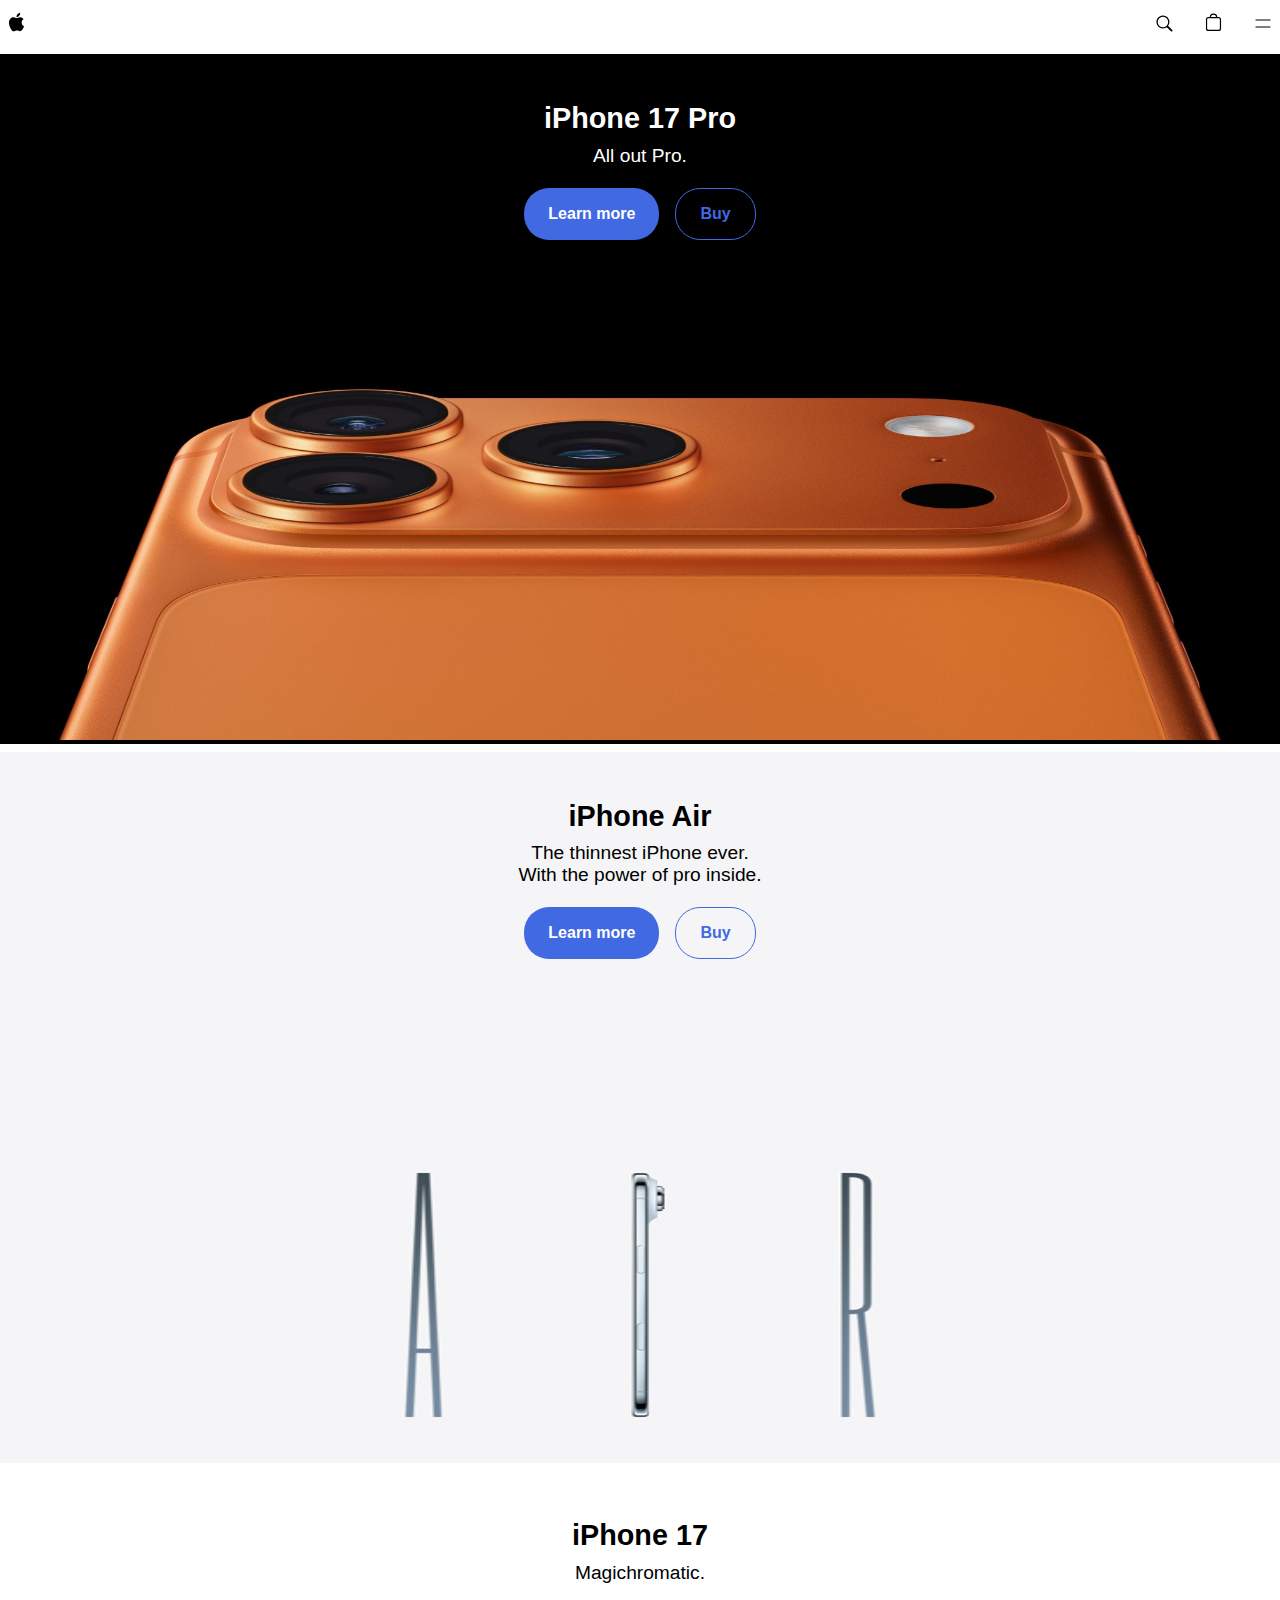
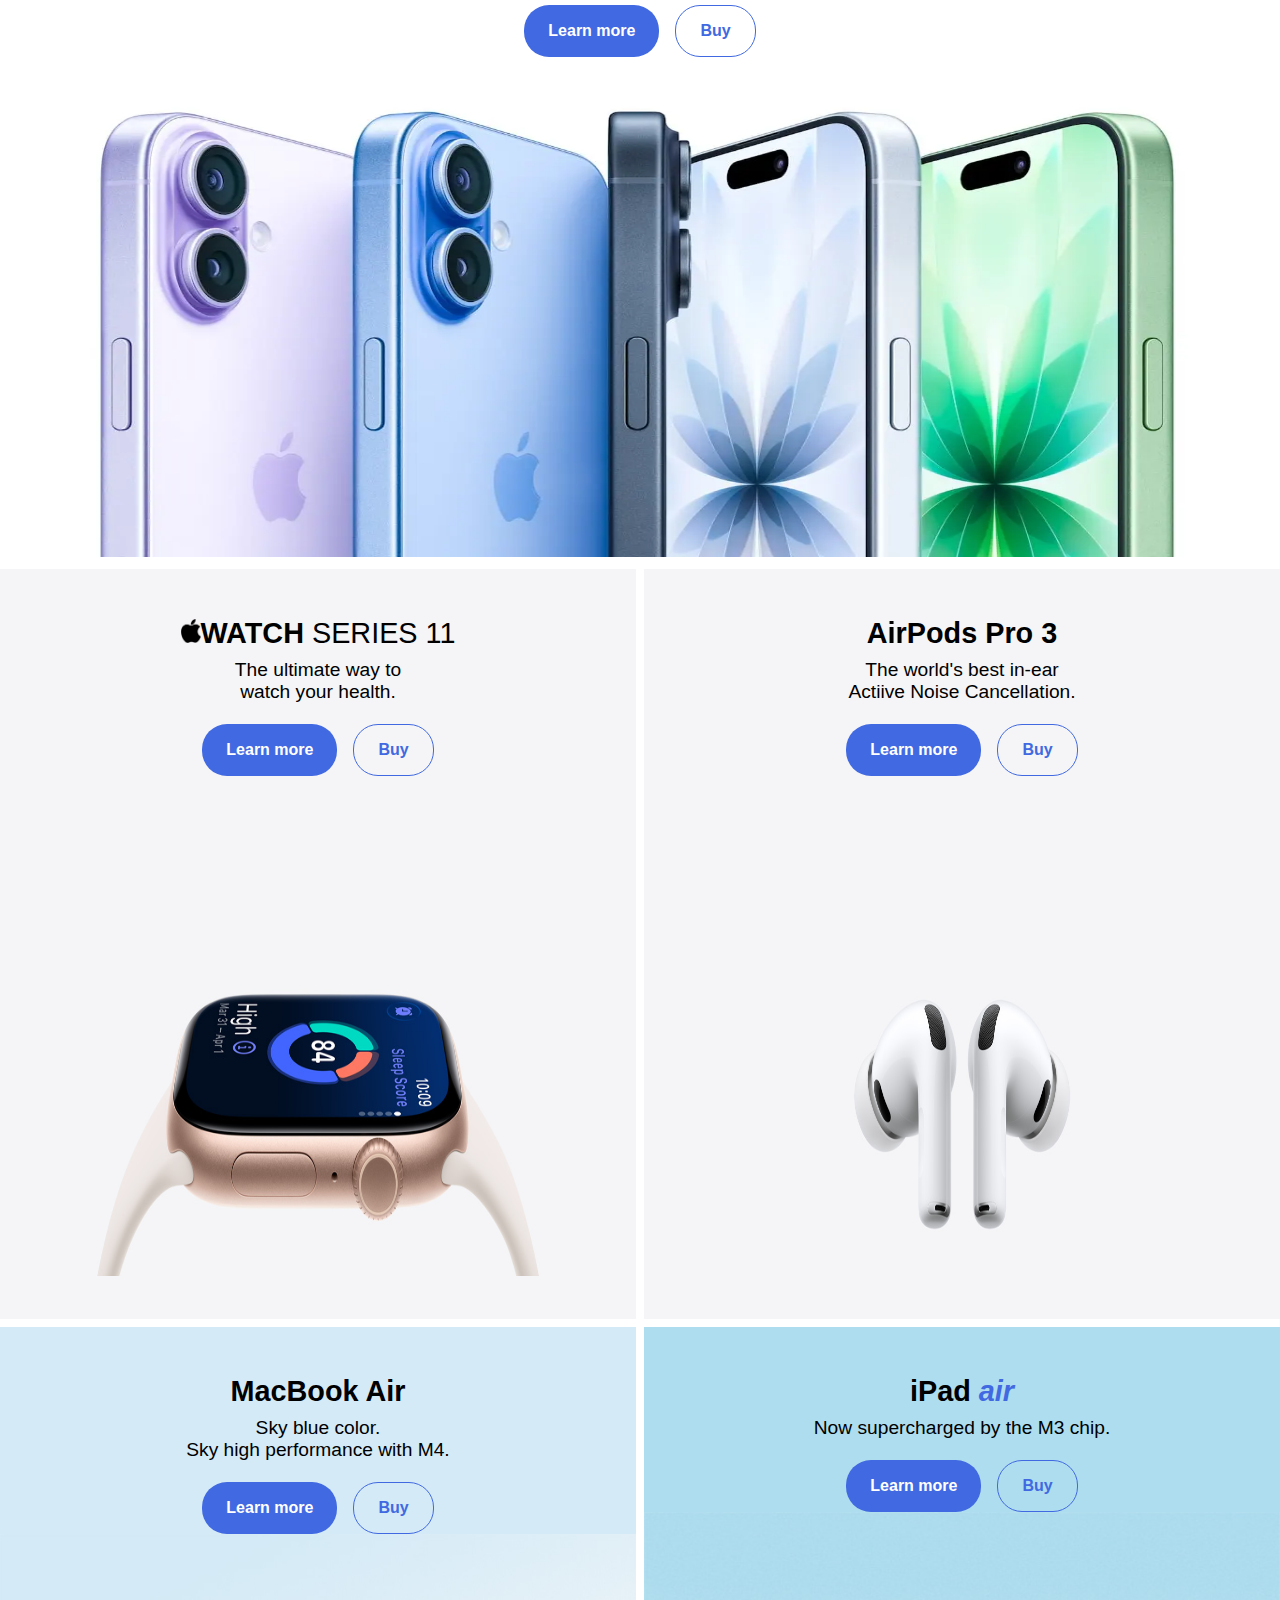
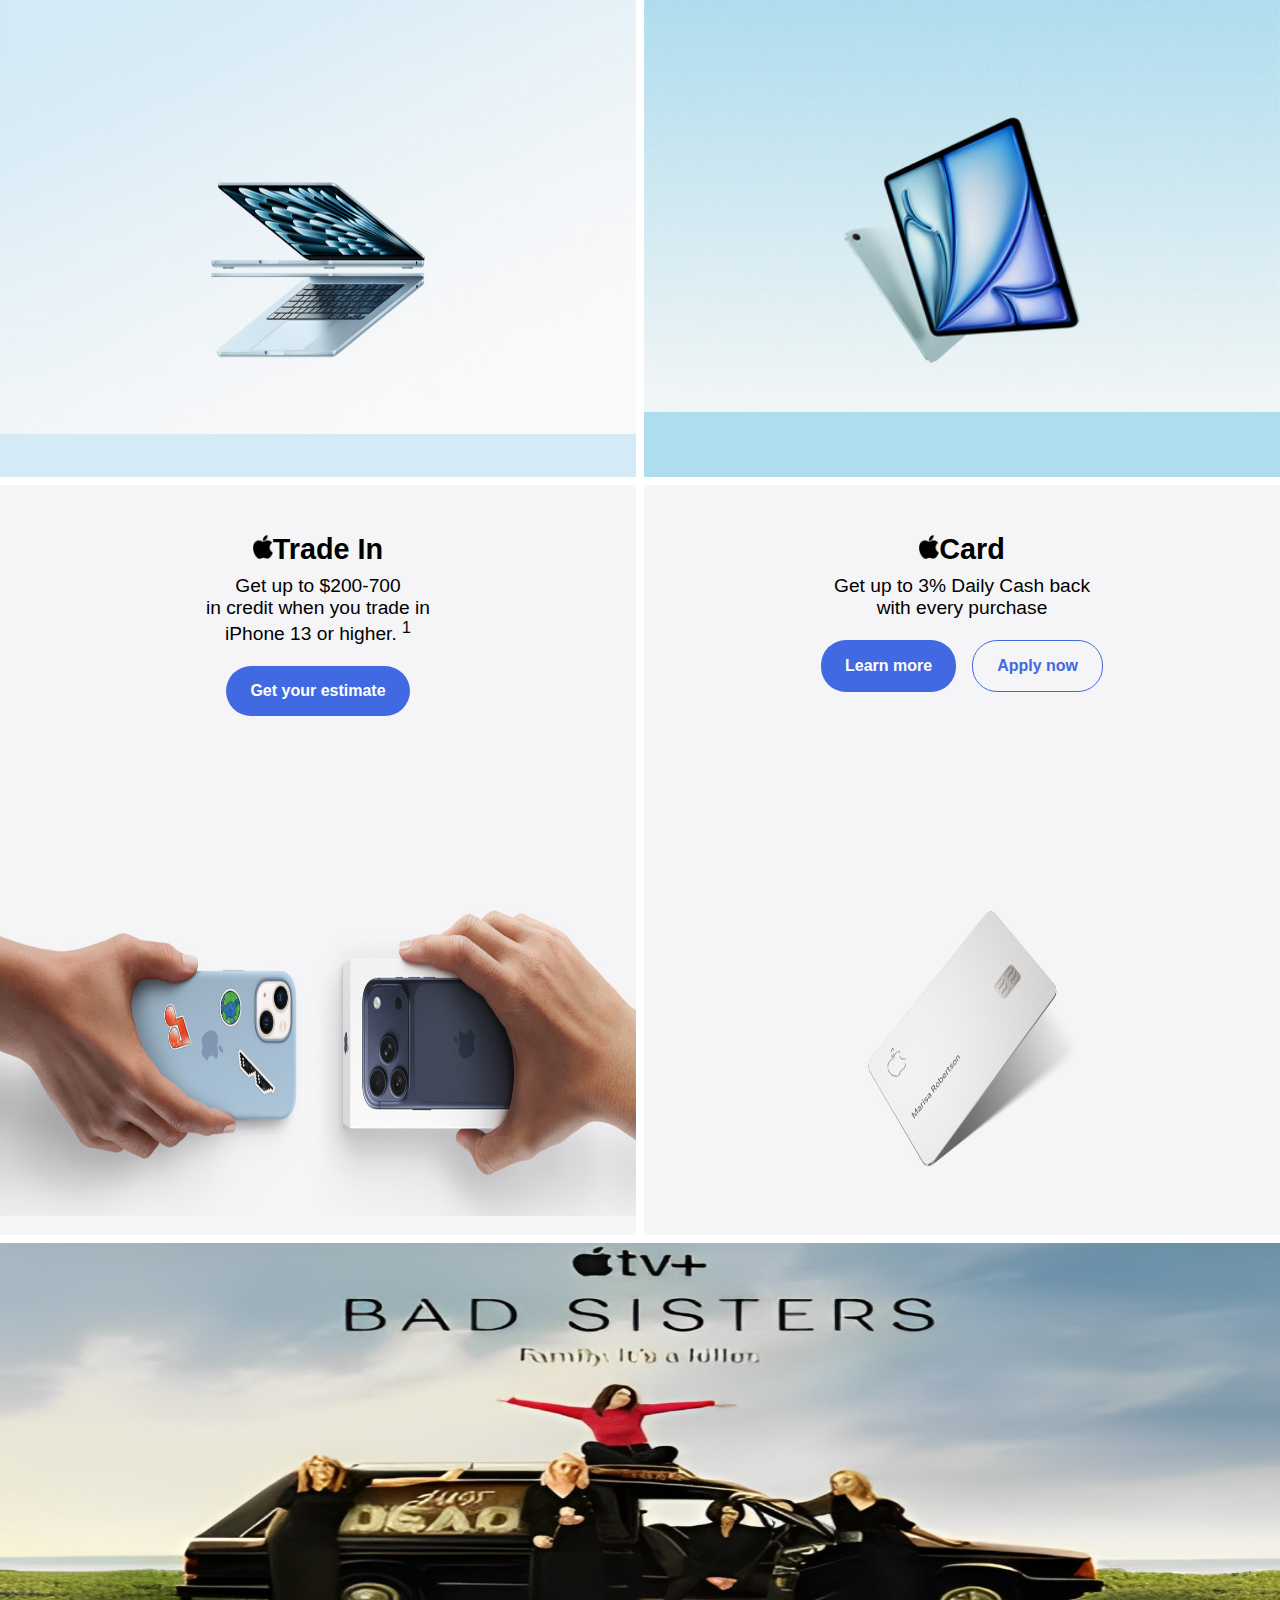
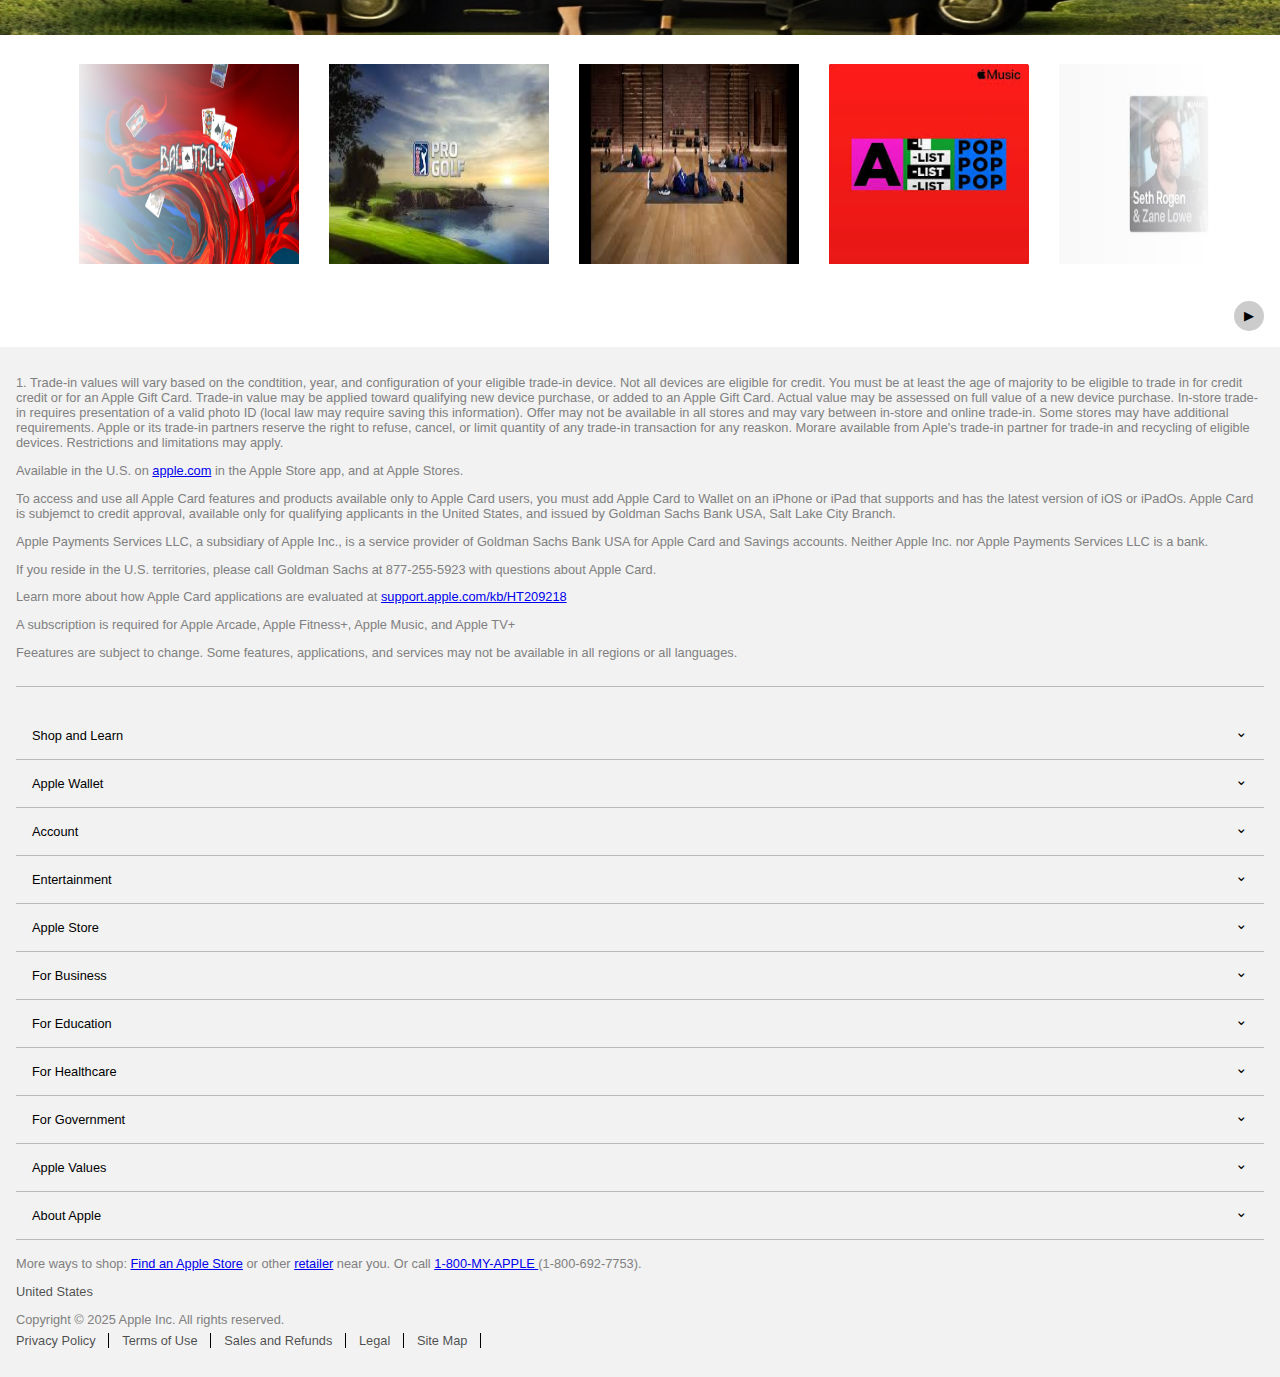
<file: index.html>
<!DOCTYPE html>
<html lang="en">
<head>
    <meta charset="UTF-8">
    <meta name="viewport" content="width=device-width, initial-scale=1.0">
    <title>Apple</title>
    <link rel="stylesheet" href="index.css">
</head>
<body>
    <!-- For Mobile View First -->
    <nav>
        <div class="nav-left-chevron">
            <svg xmlns="http://www.w3.org/2000/svg" viewBox="0 0 24 24" fill="none" stroke="currentColor" stroke-width="2" stroke-linecap="round" stroke-linejoin="round" width="18" height="18">
                <polyline points="16 6 8 12 16 18"/>
            </svg>
        </div>
        <div class="nav-apple-img">
            <a href="index.html" aria-label="apple-logo">
                <span>
                    <svg height="48" viewBox="0 0 17 48" width="17" xmlns="http://www.w3.org/2000/svg">
                        <path d="m15.5752 19.0792a4.2055 4.2055 0 0 0 -2.01 3.5376 4.0931 4.0931 0 0 0 2.4908 3.7542 9.7779 9.7779 0 0 1 -1.2755 2.6351c-.7941 1.1431-1.6244 2.2862-2.8878 2.2862s-1.5883-.734-3.0443-.734c-1.42 0-1.9252.7581-3.08.7581s-1.9611-1.0589-2.8876-2.3584a11.3987 11.3987 0 0 1 -1.9373-6.1487c0-3.61 2.3464-5.523 4.6566-5.523 1.2274 0 2.25.8062 3.02.8062.734 0 1.8771-.8543 3.2729-.8543a4.3778 4.3778 0 0 1 3.6822 1.841zm-6.8586-2.0456a1.3865 1.3865 0 0 1 -.2527-.024 1.6557 1.6557 0 0 1 -.0361-.337 4.0341 4.0341 0 0 1 1.0228-2.5148 4.1571 4.1571 0 0 1 2.7314-1.4078 1.7815 1.7815 0 0 1 .0361.373 4.1487 4.1487 0 0 1 -.9867 2.587 3.6039 3.6039 0 0 1 -2.5148 1.3236z"></path>
                    </svg>
                </span>
            </a>
        </div>

        <div class="nav-search-icon">
            <a href="/search.html" aria-label="search" id ="search-icon" >
                <span>
                    <svg height="48" viewBox="0 0 17 48" width="17" xmlns="http://www.w3.org/2000/svg">
                        <path d="m16.2294 29.9556-4.1755-4.0821a6.4711 6.4711 0 1 0 -1.2839 1.2625l4.2005 4.1066a.9.9 0 1 0 1.2588-1.287zm-14.5294-8.0017a5.2455 5.2455 0 1 1 5.2455 5.2527 5.2549 5.2549 0 0 1 -5.2455-5.2527z"></path>
                    </svg>
                </span>
            </a>

            <div class="search-dropdown">
                <div class="close-search-menu" aria-label="close-search-menu">
                    <svg xmlns="http://www.w3.org/2000/svg" viewBox="0 0 24 24" width="24" height="24" aria-hidden="true">
                        <line x1="4" y1="4" x2="20" y2="20" stroke="grey" stroke-width="2" stroke-linecap="round"/>
                        <line x1="20" y1="4" x2="4" y2="20" stroke="grey" stroke-width="2" stroke-linecap="round"/>
                    </svg>
                </div>

                <div class="search-in-search">
                    <div>
                        <span>
                            <svg height="42" viewBox="0 0 17 42" width="17" xmlns="http://www.w3.org/2000/svg" fill="grey">
                                <path d="m16.2294 29.9556-4.1755-4.0821a6.4711 6.4711 0 1 0 -1.2839 1.2625l4.2005 4.1066a.9.9 0 1 0 1.2588-1.287zm-14.5294-8.0017a5.2455 5.2455 0 1 1 5.2455 5.2527 5.2549 5.2549 0 0 1 -5.2455-5.2527z"></path>
                                
                                  Extra bold handle overlay 
                                <line x1="12.05" y1="25.87" x2="16.23" y2="29.96" stroke="grey" stroke-width="3" stroke-linecap="round"/>
                            </svg>
                        </span>
                    </div>
                    <div class="search-inp">
                        <input type="search" placeholder="Search" class="search-input" id = "searchhhhhhhh">
                    </div>
                </div>
                <div class="search-list">
                    <p>Quick Links</p>
                    <ul class="search-ul">
                        <li>Find a Store</li>
                        <li>Apple Vision Pro</li>
                        <li>AirPods</li>
                        <li>Apple Intelligence</li>
                        <li>Apple Trade In</li>
                    </ul>
                </div>
            </div>
        </div>
        
        <div class="nav-bag-icon">
            <a href="#" aria-label="shopping-bag" id = "bag-icon">
                <span class="globalnav-image-compact">
                    <svg height="48" viewBox="0 0 17 48" width="17" xmlns="http://www.w3.org/2000/svg">
                        <path d="m13.4575 16.9268h-1.1353a3.8394 3.8394 0 0 0 -7.6444 0h-1.1353a2.6032 2.6032 0 0 0 -2.6 2.6v8.9232a2.6032 2.6032 0 0 0 2.6 2.6h9.915a2.6032 2.6032 0 0 0 2.6-2.6v-8.9231a2.6032 2.6032 0 0 0 -2.6-2.6001zm-4.9575-2.2768a2.658 2.658 0 0 1 2.6221 2.2764h-5.2442a2.658 2.658 0 0 1 2.6221-2.2764zm6.3574 13.8a1.4014 1.4014 0 0 1 -1.4 1.4h-9.9149a1.4014 1.4014 0 0 1 -1.4-1.4v-8.9231a1.4014 1.4014 0 0 1 1.4-1.4h9.915a1.4014 1.4014 0 0 1 1.4 1.4z"></path>
                    </svg>
                </span>
            </a>

            <div class="bag-dropdown">
                <div class="close-bag-menu" aria-label="close-bag-menu">
                    <svg xmlns="http://www.w3.org/2000/svg" viewBox="0 0 24 24" width="24" height="24" aria-hidden="true">
                        <line x1="4" y1="4" x2="20" y2="20" stroke="grey" stroke-width="2" stroke-linecap="round"/>
                        <line x1="20" y1="4" x2="4" y2="20" stroke="grey" stroke-width="2" stroke-linecap="round"/>
                    </svg>
                </div>

                <div class="bag-content">
                    <div class="bag-items">
                        <p>Your Bag is empty.</p>
                    </div>

                    <div class="
                    bag-link">
                        <p><a href="#">Sign in</a> to see if you have any saved items</p>
                    </div>
                </div>
                
                <div class="bag-list">
                    <p>My Profile</p>
                    <ul class="bag-ul">
                        <li class="order">Orders</li>
                        <li class="bookmark">Your Saves</li>
                        <li class="gear">Account</li>
                        <li class="avatar">Sign in</li>
                    </ul>
                </div>
            </div>
        </div>

        <div class="nav-menu-icon">
            <button aria-label="menu" class="menu-icon">
                <svg width="18" height="18" viewBox="0 0 18 18">
                    <polyline id="globalnav-menutrigger-bread-bottom" fill="none" stroke="currentColor" stroke-width="1.2" stroke-linecap="round" stroke-linejoin="round" points="2 12, 16 12" class="globalnav-menutrigger-bread globalnav-menutrigger-bread-bottom">
                        <animate id="globalnav-anim-menutrigger-bread-bottom-open" attributeName="points" keyTimes="0;0.5;1" dur="0.24s" begin="indefinite" fill="freeze" calcMode="spline" keySplines="0.42, 0, 1, 1;0, 0, 0.58, 1" values=" 2 12, 16 12; 2 9, 16 9; 3.5 15, 15 3.5"></animate>
                        <animate id="globalnav-anim-menutrigger-bread-bottom-close" attributeName="points" keyTimes="0;0.5;1" dur="0.24s" begin="indefinite" fill="freeze" calcMode="spline" keySplines="0.42, 0, 1, 1;0, 0, 0.58, 1" values=" 3.5 15, 15 3.5; 2 9, 16 9; 2 12, 16 12"></animate>
                    </polyline>

                    <polyline id="globalnav-menutrigger-bread-top" fill="none" stroke="currentColor" stroke-width="1.2" stroke-linecap="round" stroke-linejoin="round" points="2 5, 16 5" class="globalnav-menutrigger-bread globalnav-menutrigger-bread-top">
                        <animate id="globalnav-anim-menutrigger-bread-top-open" attributeName="points" keyTimes="0;0.5;1" dur="0.24s" begin="indefinite" fill="freeze" calcMode="spline" keySplines="0.42, 0, 1, 1;0, 0, 0.58, 1" values=" 2 5, 16 5; 2 9, 16 9; 3.5 3.5, 15 15"></animate>
                        <animate id="globalnav-anim-menutrigger-bread-top-close" attributeName="points" keyTimes="0;0.5;1" dur="0.24s" begin="indefinite" fill="freeze" calcMode="spline" keySplines="0.42, 0, 1, 1;0, 0, 0.58, 1" values=" 3.5 3.5, 15 15; 2 9, 16 9; 2 5, 16 5"></animate>
                    </polyline>
                </svg>
            </button>

            <div class="menu-dropdown">
                <div class="menu-items" aria-label="menu-items">
                    <ul class="menu-ul">
                        <li class="a">Store
                            <div class="sub-lis sub-item1">
                                <div class="sub-content1">
                                    <ul>
                                        <li>Shop the Latest</li>
                                        <li>Mac</li>
                                        <li>iPad</li>
                                        <li>iPhone</li>
                                        <li>Apple Watch</li>
                                        <li>Apple Vision Pro</li>
                                        <li>AirPods</li>
                                        <li>Accessories</li>
                                    </ul>
                                </div>
                                <div class="sub-content2">
                                    <ul class="sub-content2-list">
                                        <p>Quick Links</p>
                                        <li>Find a Store</li>
                                        <li>Order Status</li>
                                        <li>Apple Trade In</li>
                                        <li>Financing</li>
                                        <li>Personal Setup</li>
                                    </ul>
                                </div>
                                <div class="sub-content3">
                                    <ul class="sub-content3-list">
                                        <p>Shop Special Stores</p>
                                        <li>Certified Refurbished</li>
                                        <li>Education</li>
                                        <li>Business</li>
                                        <li>Veterans and Military</li>
                                        <li>Government</li>
                                    </ul>
                                </div>
                            </div>
                        </li>
                        <li class="a">Mac
                            <div class="sub-lis sub-item1">
                                <div class="sub-content1">
                                    <ul>
                                        <li>Explore All Mac</li>
                                        <li>MacBook Air</li>
                                        <li>MacBook Pro</li>
                                        <li>iMac</li>
                                        <li>Mac mini</li>
                                        <li>Mac Studio</li>
                                        <li>Mac Pro</li>
                                        <li>Displays</li>
                                        <li>Compare Mac</li>
                                        <li>Switch from PC to Mac</li>
                                    </ul>
                                </div>
                                <div class="sub-content2">
                                    <ul class="sub-content2-list">
                                        <p>Shop Mac</p>
                                        <li>Shop Mac</li>
                                        <li>Help Me Choose</li>
                                        <li>Mac Accessories</li>
                                        <li>Apple Trade In</li>
                                        <li>Financing</li>
                                    </ul>
                                </div>
                                <div class="sub-content3">
                                    <ul class="sub-content3-list">
                                        <p>More from Mac</p>
                                        <li>Mac Support</li>
                                        <li>Apple Care</li>
                                        <li>macOs Tahoe</li>
                                        <li>Apple Intelligence</li>
                                        <li>Apps by Apple</li>
                                        <li>Continuity</li>
                                        <li>iCloud+</li>
                                        <li>Mac for Business</li>
                                        <li>Education</li>
                                        <li>Accessibility</li>
                                    </ul>
                                </div>
                            </div>
                        </li>
                        <li class="a">iPad
                            <div class="sub-lis sub-item1">
                                <div class="sub-content1">
                                    <ul>
                                        <li>Explore All iPad</li>
                                        <li>iPad Pro</li>
                                        <li>iPad Air</li>
                                        <li>iPad</li>
                                        <li>iPad mini</li>
                                        <li>Apple Pencil</li>
                                        <li>Keyboards</li>
                                        <li>Compare iPad</li>
                                        <li>Why iPad</li>
                                    </ul>
                                </div>
                                <div class="sub-content2">
                                    <ul class="sub-content2-list">
                                        <p>Shop iPad</p>
                                        <li>Shop iPad</li>
                                        <li>iPad Accessories</li>
                                        <li>Apple Trade In</li>
                                        <li>Financing</li>
                                    </ul>
                                </div>
                                <div class="sub-content3">
                                    <ul class="sub-content3-list">
                                        <p>More from iPad</p>
                                        <li>iPad Support</li>
                                        <li>AppleCare</li>
                                        <li>iPadOS 26</li>
                                        <li>Apple Intelligence</li>
                                        <li>Apps by Apple</li>
                                        <li>iCloud+</li>
                                        <li>Education</li>
                                        <li>Accessibility</li>
                                    </ul>
                                </div>
                            </div>
                        </li>
                        <li class="a">iPhone
                            <div class="sub-lis sub-item1">
                                <div class="sub-content1">
                                    <ul>
                                        <li>Explore All iPhone</li>
                                        <li>iPhone 17 Pro</li>
                                        <li>iPhone Air</li>
                                        <li>iPhone 17</li>
                                        <li>iPhone 16</li>
                                        <li>iPhone 16e</li>
                                        <li>Compare iPhone</li>
                                        <li>Switch from Android</li>
                                    </ul>
                                </div>
                                <div class="sub-content2">
                                    <ul class="sub-content2-list">
                                        <p>Shop iPhone</p>
                                        <li>Shop iPhone</li>
                                        <li>iPhone Accessories</li>
                                        <li>Apple Trade In</li>
                                        <li>Carrier Deals at Apple</li>
                                        <li>Financing</li>
                                    </ul>
                                </div>
                                <div class="sub-content3">
                                    <ul class="sub-content3-list">
                                        <p>More from iPhone</p>
                                        <li>iPhone Support</li>
                                        <li>AppleCare</li>
                                        <li>iOS 26</li>
                                        <li>Apple Intelligence</li>
                                        <li>Apps by Apple</li>
                                        <li>iPhone Privacy</li>
                                        <li>iCloud+</li>
                                        <li>Wallet, Pay, Card</li>
                                        <li>Siri</li>
                                        <li>Accessibility</li>
                                    </ul>
                                </div>
                            </div>
                        </li>
                        <li class="a">Watch
                            <div class="sub-lis sub-item1">
                                <div class="sub-content1">
                                    <ul>
                                        <li>Explore All Apple Watch</li>
                                        <li>Apple Watch Series 11</li>
                                        <li>Apple Watch SE 3</li>
                                        <li>Apple Watch Ultra 3</li>
                                        <li>Apple Watch Nike</li>
                                        <li>Apple Watch Hermes</li>
                                        <li>Compare Watch</li>
                                        <li>Why Apple Watch</li>
                                    </ul>
                                </div>
                                <div class="sub-content2">
                                    <ul class="sub-content2-list">
                                        <p>Shop Watch</p>
                                        <li>Shop Apple Watch</li>
                                        <li>Apple Watch Brands</li>
                                        <li>Apple Watch Accessories</li>
                                        <li>Apple Trade In</li>
                                        <li>Financing</li>
                                    </ul>
                                </div>
                                <div class="sub-content3">
                                    <ul class="sub-content3-list">
                                        <p>More from Watch</p>
                                        <li>Apple Watch Support</li>
                                        <li>AppleCare</li>
                                        <li>watchOS 26</li>
                                        <li>Apple Watch For Your Kids</li>
                                        <li>Apps by Apple</li>
                                        <li>Apple Fitness+</li>
                                        <li>Accessibility</li>
                                    </ul>
                                </div>
                            </div>
                        </li>
                        <li class="a">Vision
                            <div class="sub-lis sub-item1">
                                <div class="sub-content1">
                                    <ul>
                                        <li>Explore Apple Vision Pro</li>
                                        <li>Tech Specs</li>
                                    </ul>
                                </div>
                                <div class="sub-content2">
                                    <ul class="sub-content2-list">
                                        <p>Shop Vision</p>
                                        <li>Shop Apple Vision Pro</li>
                                        <li>Apple Vision Pro Accessories</li>
                                        <li>Book a Demo</li>
                                        <li>Financing</li>
                                    </ul>
                                </div>
                                <div class="sub-content3">
                                    <ul class="sub-content3-list">
                                        <p>More from Vision</p>
                                        <li>Apple Vision Pro Support</li>
                                        <li>AppleCare</li>
                                        <li>visionOS 26</li>
                                    </ul>
                                </div>
                            </div>
                        </li>
                        <li class="a">AirPods
                            <div class="sub-lis sub-item1">
                                <div class="sub-content1">
                                    <ul>Explore All AirPods</ul>
                                    <ul>AirPods 4</ul>
                                    <ul>AirPods 3</ul>
                                    <ul>AirPods Max</ul>
                                    <ul>Compare AirPods</ul>
                                </div>
                                <div class="sub-content2">
                                    <ul class="sub-content2-list">
                                        <p>Shop AirPods</p>
                                        <li>Shop AirPods</li>
                                        <li>AirPods Accessories</li>
                                    </ul>
                                </div>
                                <div class="sub-content3">
                                    <ul class="sub-content3-list">
                                        <p>More from AirPods</p>
                                        <li>AirPods Support</li>
                                        <li>AppleCare</li>
                                        <li>Hearing Health</li>
                                        <li>Apple Music</li>
                                        <li>Apple Fitness+</li>
                                    </ul>
                                </div>
                            </div>
                        </li>
                        <li class="a">TV & Home 
                            <div class="sub-lis sub-item1">
                                <div class="sub-content1">
                                    <ul>
                                        <li>Exlore TV & Home</li>
                                        <li>Apple TV 4K</li>
                                        <li>HomePod</li>
                                        <li>HomePod mini</li>
                                    </ul>
                                </div>
                                <div class="sub-content2">
                                    <ul class="sub-content2-list">
                                        <p>Shop TV & Home</p>
                                        <li>Shop Apple TV 4K</li>
                                        <li>Shop HomePod</li>
                                        <li>Shop HomePod mini</li>
                                        <li>Shop Siri Remote</li>
                                        <li>TV & Home Accessories</li>
                                    </ul>
                                </div>
                                <div class="sub-content3">
                                    <ul class="sub-content3-list">
                                        <p>More from TV & Home</p>
                                        <li>Apple TV Support</li>
                                        <li>HomePod Support</li>
                                        <li>AppleCare for Apple TV</li>
                                        <li>AppleCare for HomePod</li>
                                        <li>Apple TV app</li>
                                        <li>Apple TV+</li>
                                        <li>Home app</li>
                                        <li>Apple Music</li>
                                        <li>Siri</li>
                                        <li>AirPlay</li>
                                    </ul>
                                </div>
                            </div>
                        </li>
                        <li class="a">Entertainment
                            <div class="sub-lis sub-item1">
                                <div class="sub-content1">
                                    <ul>
                                        <li>Explore Entertainment</li>
                                        <li>Apple One</li>
                                        <li>Apple TV+</li>
                                        <li>Apple Music</li>
                                        <li>Apple Arcade</li>
                                        <li>Apple Fitness+</li>
                                        <li>Apple News+</li>
                                        <li>Apple Podcasts</li>
                                        <li>Apple Books</li>
                                        <li>App Store</li>
                                    </ul>
                                </div>
                                <div class="sub-content2">
                                    <ul class="sub-content2-list">
                                        <p>Support</p>
                                        <li>Apple TV+ Support</li>
                                        <li>Apple Music Support</li>
                                    </ul>
                                </div>
                            </div>
                        </li>
                        <li class="a">Accessories
                            <div class="sub-lis sub-item1">
                                <div class="sub-content1">
                                    <ul>
                                        <li>Shop All Accessories</li>
                                        <li>Mac</li>
                                        <li>iPad</li>
                                        <li>iPhone</li>
                                        <li>Apple Watch</li>
                                        <li>Apple Vision Pro</li>
                                        <li>AirPods</li>
                                        <li>TV & Home</li>
                                    </ul>
                                </div>
                                <div class="sub-content2">
                                    <ul class="sub-content2-list">
                                        <p>Explore Accessories</p>
                                        <li>Made by Apple</li>
                                        <li>Beats</li>
                                        <li>AirTag</li>
                                        <li>Assistive Technologies</li>
                                    </ul>
                                </div>
                            </div>
                        </li>
                        <li class="a">Support
                            <div class="sub-lis sub-item1">
                                <div class="sub-content1">
                                    <ul>
                                        <li>iPhone</li>
                                        <li>Mac</li>
                                        <li>iPad</li>
                                        <li>Watch</li>
                                        <li>Apple Vision Pro</li>
                                        <li>AirPods</li>
                                        <li>Music</li>
                                        <li>TV</li>
                                        <li>Explore Support</li>
                                    </ul>
                                </div>
                                <div class="sub-content2">
                                    <ul class="sub-content2-list">
                                        <p>Get Help</p>
                                        <li>Community</li>
                                        <li>Check Coverage</li>
                                        <li>Genius Bar</li>
                                        <li>Repair</li>
                                    </ul>
                                </div>
                                <div class="sub-content3">
                                    <ul class="sub-content3-list">
                                        <p>Helpful Topics</p>
                                        <li>Get AppleCare</li>
                                        <li>Apple Account and Password</li>
                                        <li>Billing & Subscriptions</li>
                                        <li>Accessibility</li>
                                    </ul>
                                </div>
                            </div>
                        </li>
                    </ul>
                </div>
            </div>
        </div>
    </nav>

    <section class="iphone17s">
        <div class="iPhone17_Pro">
            <div class="content">
                <div class="name">
                    <p>iPhone 17 Pro</p>
                </div>
                <div class="extra-info">
                    <p>All out Pro.</p>
                </div>
                <div class="purchase">
                    <button class="learn_btn">
                        Learn more
                    </button>
                    <button class="buy_btn">
                        Buy
                    </button>
                </div>
            </div>
            <div class="bg-img">
                <img src="images/17Pro.jpg" alt="17 pro img" class="pro_img">
            </div>
        </div>

        <div class="iPhone17_Air fw">
            <div class="content">
                <div class="name">
                    <p>iPhone Air</p>
                </div>
                <div class="extra-info">
                    <p>
                        The thinnest iPhone ever.<br/>With the power of pro inside.
                    </p>
                </div>
                <div class="purchase">
                    <button class="learn_btn">
                        Learn more
                    </button>
                    <button class="buy_btn">
                        Buy
                    </button>
                </div>
            </div>
            <div class="bg-img">
                <img src="images/hero_iphone_air__small.jpg" alt="17 Air img">
            </div>
        </div>
        
        <div class="iPhone17">
            <div class="content">
                <div class="name">
                    <p>iPhone 17</p>
                </div>
                <div class="extra-info">
                    <p>
                        Magichromatic.
                    </p>
                </div>
                <div class="purchase">
                    <button class="learn_btn">
                        Learn more
                    </button>
                    <button class="buy_btn">
                        Buy
                    </button>
                </div>
            </div>
            <div class="bg-img">
                <img src="images/iPhone-17-Arrives-A-Solid-Upgrade-But-Will-It-Attract-New-Users.webp" alt="17 img">
            </div>
        </div>
    </section>

    <section class="iphone_Products">
        <div class="fw">
            <div class="content">
                <div class="name">
                    <div>
                        <img src="images/apple.jpg" alt="apple">
                        <p>WATCH<span> SERIES 11</span></p>
                    </div>
                </div>
                <div class="extra-info">
                    <p>The ultimate way to <br> watch your health.</p>
                </div>
                <div class="purchase">
                    <button class="learn_btn">
                        Learn more
                    </button>
                    <button class="buy_btn">
                        Buy
                    </button>
                </div>
            </div>
            <div class="bg-img">
                <img src="images/promo_apple_watch_series_11.jpg" alt="apple watch">
            </div>
        </div>

        <div class="fw">
            <div class="content">
                <div class="name">
                    <p>AirPods Pro 3</p>
                </div>
                <div class="extra-info">
                    <p>The world's best in-ear <br> Actiive Noise Cancellation.</p>
                </div>
                <div class="purchase">
                    <button class="learn_btn">
                        Learn more
                    </button>
                    <button class="buy_btn">
                        Buy
                    </button>
                </div>
            </div>
            <div class="bg-img">
                <img src="images/promo_airpodspro_3__f6xmza7bglei_large.jpg" alt="airpods">
            </div>
        </div>

        <div class="flb">
            <div class="content">
                <div class="name">
                    <p>MacBook Air</p>
                </div>
                <div class="extra-info">
                    <p>Sky blue color. <br> Sky high performance with M4.</p>
                </div>
                <div class="purchase">
                    <button class="learn_btn">
                        Learn more
                    </button>
                    <button class="buy_btn">
                        Buy
                    </button>
                </div>
            </div>
            <div class="bg-img">
                <img src="images/promo_macbook_air__fqowrtnxewqe_large.jpg" alt="Mac">
            </div>
        </div>

        <div class="fb">
            <div class="content">
                <div class="name">
                    <p>iPad <span>air</span></p>
                </div>
                <div class="extra-info">
                    <p>Now supercharged by the M3 chip.</p>
                </div>
                <div class="purchase">
                    <button class="learn_btn">
                        Learn more
                    </button>
                    <button class="buy_btn">
                        Buy
                    </button>
                </div>
            </div>
            <div class="bg-img">
                <img src="images/promo_ipad_air_avail__6i02t7nujr62_medium.jpg" alt="ipad">
            </div>
        </div>

        <div class="fw">
            <div class="content">
                <div class="name">
                    <div>
                        <img src="images/apple.jpg" alt="apple">
                        <p>Trade In</p>
                    </div>
                </div>
                <div class="extra-info">
                    <p>Get up to $200-700 <br> in credit when you trade in <br> iPhone 13 or higher. <sup>1</sup></p>
                </div>
                <div class="purchase">
                    <button class="learn_btn">
                        Get your estimate
                    </button>
                </div>
            </div>
            <div class="bg-img">
                <img src="images/promo_iphone_tradein__bugw15ka691e_large.jpg" alt="trade in">
            </div>
        </div>

        <div class="fw">
            <div class="content">
                <div class="name">
                    <div>
                        <img src="images/apple.jpg" alt="apple">
                        <p>Card</p>
                    </div>
                </div>
                <div class="extra-info">
                    <p>Get up to 3% Daily Cash back <br> with every purchase</p>
                </div>
                <div class="purchase">
                    <button class="learn_btn">
                        Learn more
                    </button>
                    <button class="buy_btn">
                        Apply now
                    </button>
                </div>
            </div>
            <div class="bg-img">
                <img src="images/promo_apple_card__5cm7draujpey_large.jpg" alt="applce card">
            </div>
        </div>
    </section>

    <div class="carousel0">
        <div class="slides">
        </div>
    </div>

    <div class="carousel1">
        <div class="carousel1-track">
        </div>
    </div>

    <div class="butt_parent">
        <button class="js-butt">&#9654;</button>
    </div>

    <section class="end-content">
        <div class="disclaimer">
            <p>1. Trade-in values will vary based on the condtition, year, and configuration of your eligible trade-in device. Not all devices are eligible for credit. You must be at least the age of majority to be eligible to trade in for credit credit or for an Apple Gift Card. Trade-in value may be applied toward qualifying new device purchase, or added to an Apple Gift Card. Actual value may be assessed on full value of a new device purchase. In-store trade-in requires presentation of a valid photo ID (local law may require saving this information). Offer may not be available in all stores and may vary between in-store and online trade-in. Some stores may have additional requirements. Apple or its trade-in partners reserve the right to refuse, cancel, or limit quantity of any trade-in transaction for any reaskon. Morare available from Aple's trade-in partner for trade-in and recycling of eligible devices. Restrictions and limitations may apply.</p>
            <p>
                Available in the U.S. on <a href="#">apple.com</a> in the Apple Store app, and at Apple Stores.
            </p>
            <p>
                To access and use all Apple Card features and products available only to Apple Card users, you must add Apple Card to Wallet on an iPhone or iPad that supports and has the latest version of iOS or iPadOs. Apple Card is subjemct to credit approval, available only for qualifying applicants in the United States, and issued by Goldman Sachs Bank USA, Salt Lake City Branch.
            </p>
            <p>
                Apple Payments Services LLC, a subsidiary of Apple Inc., is a service provider of Goldman Sachs Bank USA for Apple Card and Savings accounts. Neither Apple Inc. nor Apple Payments Services LLC is a bank.
            </p>
            <p>
                If you reside in the U.S. territories, please call Goldman Sachs at 877-255-5923 with questions about Apple Card.
            </p>
            <p>Learn more about how Apple Card applications are evaluated at <a href="#">support.apple.com/kb/HT209218</a>
            </p>
            <p>A subscription is required for Apple Arcade, Apple Fitness+, Apple Music, and Apple TV+</p>
            <p>Feeatures are subject to change. Some features, applications, and services may not be available in all regions or all languages.</p>
        </div>

        <div class="footer-nav">
            <div>
                <p class="footer-chevron">
                    Shop and Learn 
                </p>
            
                
                        
                    
                    <ul>
                        <li>Store</li>
                        <li>Mac</li>
                        <li>iPad</li>
                        <li>iPhone</li>
                        <li>Watch</li>
                        <li>Vision</li>
                        <li>AirPods</li>
                        <li>TV & Home</li>
                        <li>AirTag</li>
                        <li>Accessories</li>
                        <li>Gift Cards</li>
                    </ul>
                
            </div>
            
            <div>
                <p>
                    Apple Wallet
                </p>
            
                
                        
                    
                    <ul>
                        <li>Wallet</li>
                        <li>Apple Card</li>
                        <li>Apple Pay</li>
                        <li>Apple Cash</li>
                    </ul>
                
            </div>
          
            <div>
                <p>
                    Account 
                </p>
                
                    
                            
                        
                        <ul>
                            <li>Manage Your Apple Account</li>
                            <li>Apple Store Account</li>
                            <li>iCloud.com</li>
                        </ul>
                    
            </div>
         
            <div>
                <p>
                    Entertainment 
                </p>
                
                    
                            
                        
                        <ul>
                            <li>Apple One</li>
                            <li>Apple TV+</li>
                            <li>Apple Music</li>
                            <li>Apple Arcade</li>
                            <li>Apple Fitness+</li>
                            <li>Apple News+</li>
                            <li>Apple Podcasts</li>
                            <li>Apple Books</li>
                            <li>App Store</li>
                        </ul>
                    
            </div>
       
            <div>
                <p>
                    Apple Store
                </p>
                
                    
                            
                        
                        <ul>
                            <li>Find a Store</li>
                            <li>Genius Bar</li>
                            <li>Today at Apple</li>
                            <li>Group Reservations</li>
                            <li>Apple Camp</li>
                            <li>Apple Store App</li>
                            <li>Certified Refurbished</li>
                            <li>Apple Trade In</li>
                            <li>Financing</li>
                            <li>Carrier Deals at Apple</li>
                            <li>Order Status</li>
                            <li>Shopping Help</li>
                        </ul>
                    
            </div>
            
            <div>
                <p>
                    For Business
                </p>
                
                    
                            
                        
                        <ul>
                            <li>Apple and Business</li>
                            <li>Shop for Business</li>
                        </ul>
                    
            </div>
            
            <div>
                <p>
                    For Education
                </p>
                
                    
                            
                        
                        <ul>
                            <li>Apple and Education</li>
                            <li>Shop for k-12</li>
                            <li>Shop for College</li>
                        </ul>
                    
            </div>

            <div>
                <p>
                    For Healthcare
                </p>
                
                    
                            
                        
                        <ul>
                            <li>Apple and Healthcare</li>
                        </ul>
                    
            </div>
            
            <div>
                <p>
                    For Government
                </p>
                
                    
                            
                        
                        <ul>
                            <li>Apple and Government</li>
                            <li>Shop for Veterans and Military</li>
                            <li>Shop for State and Local Employees</li>
                            <li>Shop for Federal Employees</li>
                        </ul>
                    
            </div>
            
            <div>
                <p>
                    Apple Values
                </p>
                
                    
                            
                        
                        <ul>
                            <li>Accessibility</li>
                            <li>Education</li>
                            <li>Environment</li>
                            <li>Inclusion and Diversity</li>
                            <li>Privacy</li>
                            <li>Racial Equity and Justice</li>
                            <li>Supply Chain Innovation</li>
                        </ul>
                    
            </div>
            
            <div>
                <p>
                    About Apple
                </p>
                
                    
                            
                        
                        <ul>
                            <li>Newsroom</li>
                            <li>Apple Leadership</li>
                            <li>Career Opportunities</li>
                            <li>Investors</li>
                            <li>Ethics & Compliance</li>
                            <li>Events</li>
                            <li>Contact Apple</li>
                        </ul>
                    
            </div>
        </div>

        <div class="contact">
            <div>
                <p>More ways to shop: <a href="#">Find an Apple Store</a> or other <a href="#"> retailer</a> near you. Or call <a href="#"> 1-800-MY-APPLE </a>(1-800-692-7753).</p>
            </div>

            <div class="contact_blackfont">
                <p>United States</p>
            </div>

            <div>
                <footer>
                    <div>
                        <p>Copyright &copy; 2025 Apple Inc. All rights reserved.</p>
                    </div>

                    <div class="footer-end">
                        <div class="contact_blackfont" id="footer-end1">
                            <p>Privacy Policy</p>
                        </div>
                        <div class="contact_blackfont">
                            <p>Terms of Use</p>
                        </div>
                        <div class="contact_blackfont">
                            <p>Sales and Refunds</p>
                        </div>
                        <div class="contact_blackfont">
                            <p>Legal</p>
                        </div>
                        <div class="contact_blackfont">
                            <p>Site Map</p>
                        </div>
                    </div>
                </footer>
            </div>
        </div>
    </section>

    <script src="index.js" type="module"></script>
    <script>
        const js_butt = document.querySelector('.js-butt');
  
        const js_carousel = document.querySelector('.carousel1-track');
 
        js_butt.addEventListener('click', () => {
            if(js_butt.textContent === '▶') {
                js_butt.textContent = ' ⏸'; // Pause symbol
            } else {
                js_butt.textContent = '▶';
            }

  
          js_carousel.classList.toggle('paused');
        })
    </script>
</body>
</html>
</file>
<file: index.css>
@import url('nav.css');
@import url('iphone17s.css');
@import url('iphone_Products.css');
@import url('carousel1.css');
@import url('end_content.css');

*{
    margin: 0;
    border: 0;
    padding: 0;
    box-sizing: border-box;
}
</file>
